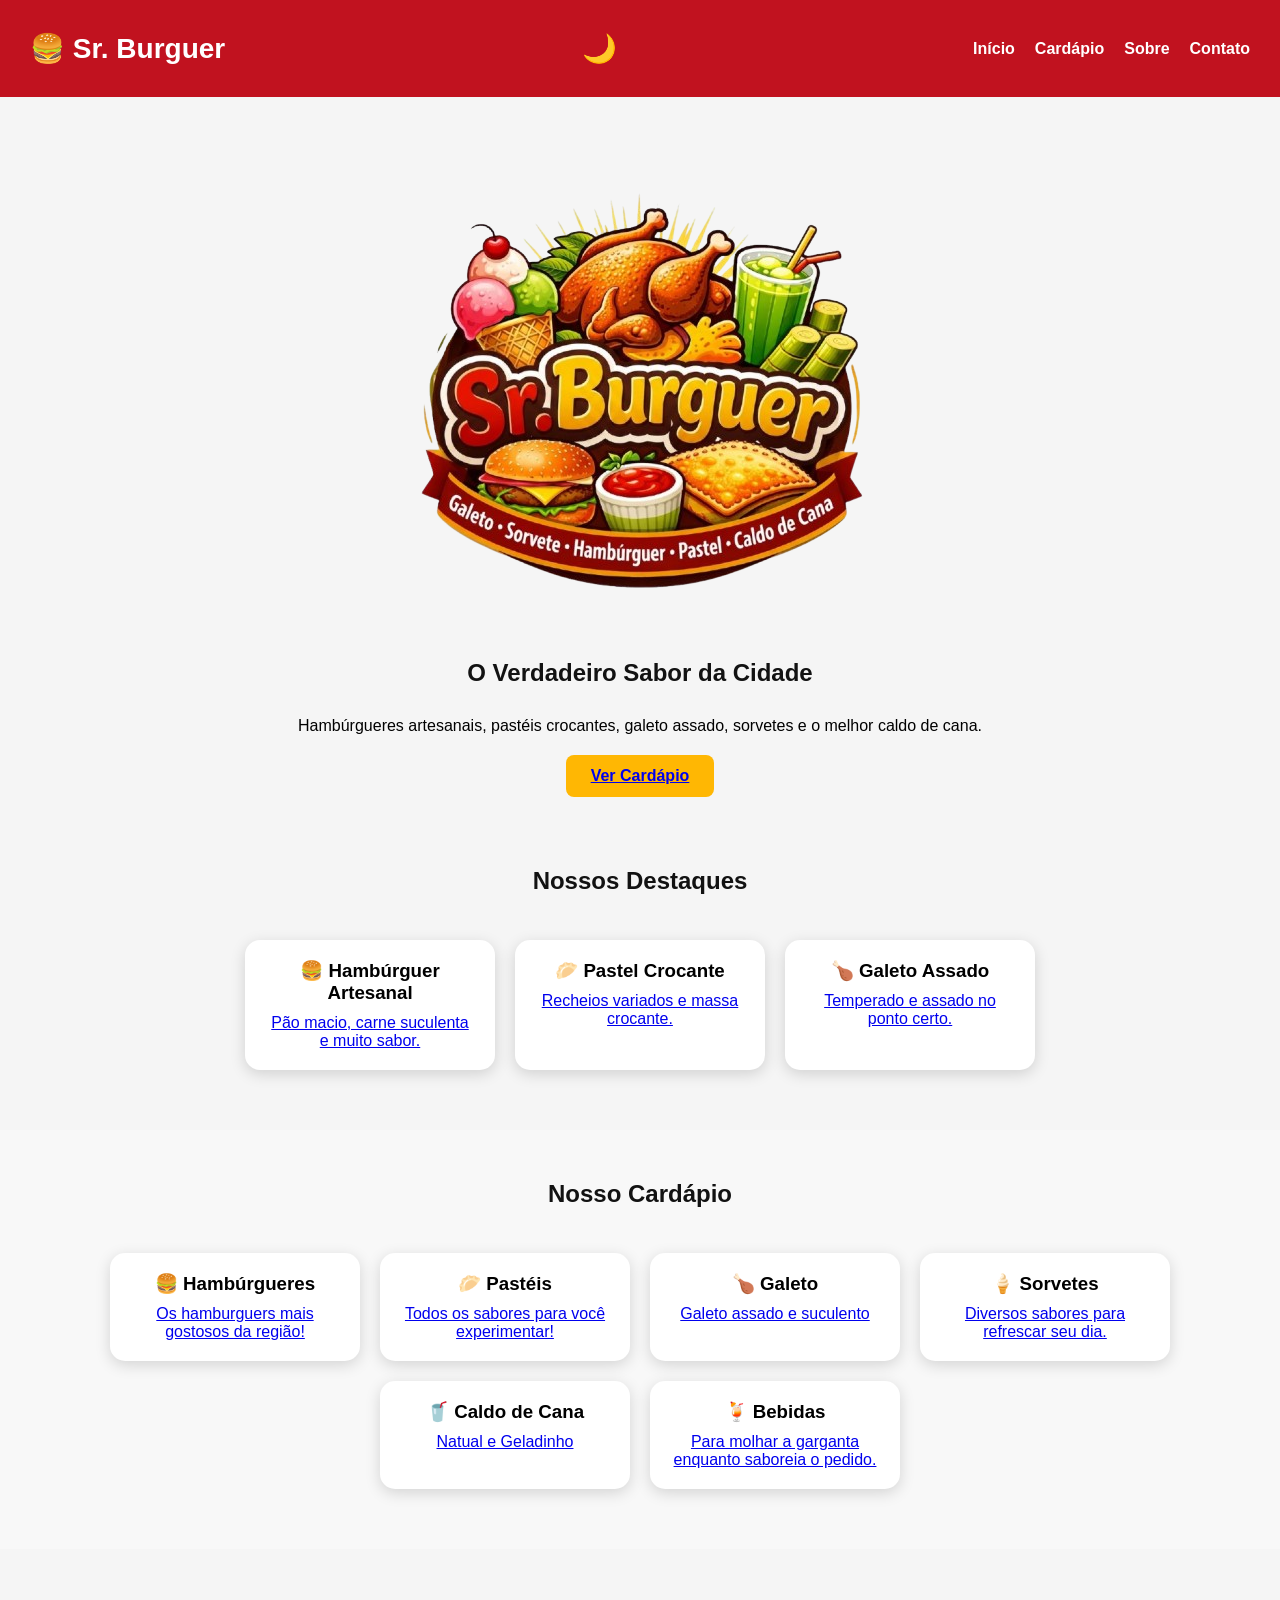
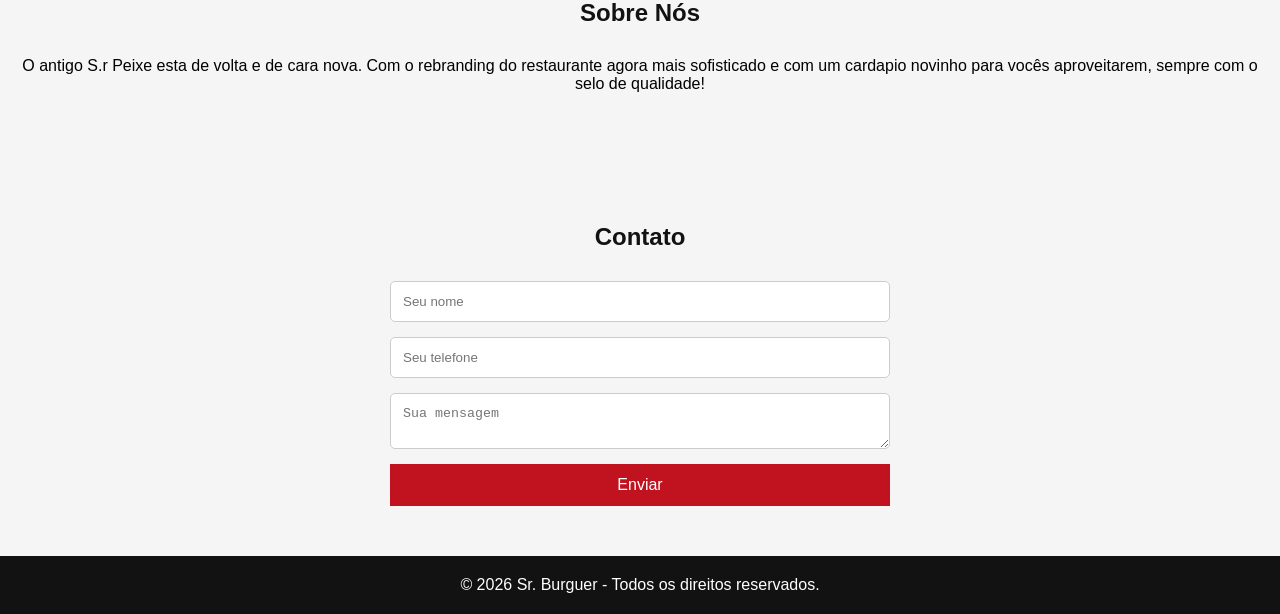
<file: index.html>
<!DOCTYPE html>
<html lang="pt-BR">

<head>
    <meta charset="UTF-8">
    <meta name="viewport" content="width=device-width, initial-scale=1.0">
    <title>Sr. Burguer</title>

    <link rel="stylesheet" href="css/style.css">
    <link rel="manifest" href="manifest.json">
<meta name="theme-color" content="#22c55e">
<meta name="apple-mobile-web-app-capable" content="yes">
<meta name="apple-mobile-web-app-title" content="Sr. Burguer">
<link rel="apple-touch-icon" href="Imagens/icon-192.png">
</head>

<body>
    <header>
    <h1 class="logo">🍔 Sr. Burguer</h1>

    <button id="tema-btn" type="button">🌙</button>

    <button id="menu-btn" type="button">☰</button>

    <nav id="menu">
        <a href="#inicio">Início</a>
        <a href="#cardapio">Cardápio</a>
        <a href="#sobre">Sobre</a>
        <a href="#contato">Contato</a>
    </nav>
</header>

    <section id="inicio" class="banner">
        <img src="Imagens/Srburguer-logo.png" alt="Sr.burguer">
        <h2>O Verdadeiro Sabor da Cidade</h2>

        <p>
            Hambúrgueres artesanais, pastéis crocantes,
            galeto assado, sorvetes e o melhor caldo de cana.
        </p>

        <button><a href="#cardapio">Ver Cardápio</a></button>
    </section>
    <section class="destaques">

    <h2>Nossos Destaques</h2>

    <div class="container-produtos">

        <div class="produto">
            <h3>🍔 Hambúrguer Artesanal</h3>
            <a href="burguer.html">Pão macio, carne suculenta e muito sabor.</a>
        </div>

        <div class="produto">
            <h3>🥟 Pastel Crocante</h3>
            <a href="pastel.html">Recheios variados e massa crocante.</a>
        </div>

        <div class="produto">
            <h3>🍗 Galeto Assado</h3>
            <a href="galeto.html">Temperado e assado no ponto certo.</a>
        </div>


    </div>

</section>
    <section id="cardapio">
        <h2>Nosso Cardápio</h2>

        <div class="container-produtos">

            <div class="produto">
                <h3>🍔 Hambúrgueres</h3>
                <a href="burguer.html">Os hamburguers mais gostosos da região!</a>
            </div>
            

            <div class="produto">
                <h3>🥟 Pastéis</h3>
                <a href="pastel.html">Todos os sabores para você experimentar!</a>
            </div>

            <div class="produto">
                <h3>🍗 Galeto</h3>
                <a href="galeto.html">Galeto assado e suculento</a>
            </div>

            <div class="produto">
                <h3>🍦 Sorvetes</h3>
               <a href="sorvete.html">Diversos sabores para refrescar seu dia.</a>
            </div>

            <div class="produto">
                <h3>🥤 Caldo de Cana</h3>
                <a href="caldo.html">Natual e Geladinho</a>
            
            </div>

            <div class="produto">
            <h3>🍹 Bebidas</h3>
            <a href="bebidas.html">Para molhar a garganta enquanto saboreia o pedido.</a>
        </div>
        
        </div>
    </section>

    <section id="sobre">
        <h2>Sobre Nós</h2>

        <p>
           O antigo S.r Peixe esta de volta e de cara nova. Com o rebranding do restaurante agora mais sofisticado e com um cardapio novinho para vocês aproveitarem, sempre com o selo de qualidade!
        </p>
    </section>

    <section id="contato">
        <h2>Contato</h2>

        <form>
            <input type="text" placeholder="Seu nome">

            <input type="tel" placeholder="Seu telefone">

            <textarea placeholder="Sua mensagem"></textarea>

            <button type="submit">Enviar</button>
        </form>
    </section>

    <footer>
        <p>© 2026 Sr. Burguer - Todos os direitos reservados.</p>
    </footer>
    <script>
    const menuBtn = document.getElementById("menu-btn");
    const menu = document.getElementById("menu");

    menuBtn.addEventListener("click", function () {
        menu.classList.toggle("ativo");
    });
</script>
<script src="JavaS/script.js">
</script>
</body>


</html>
</file>
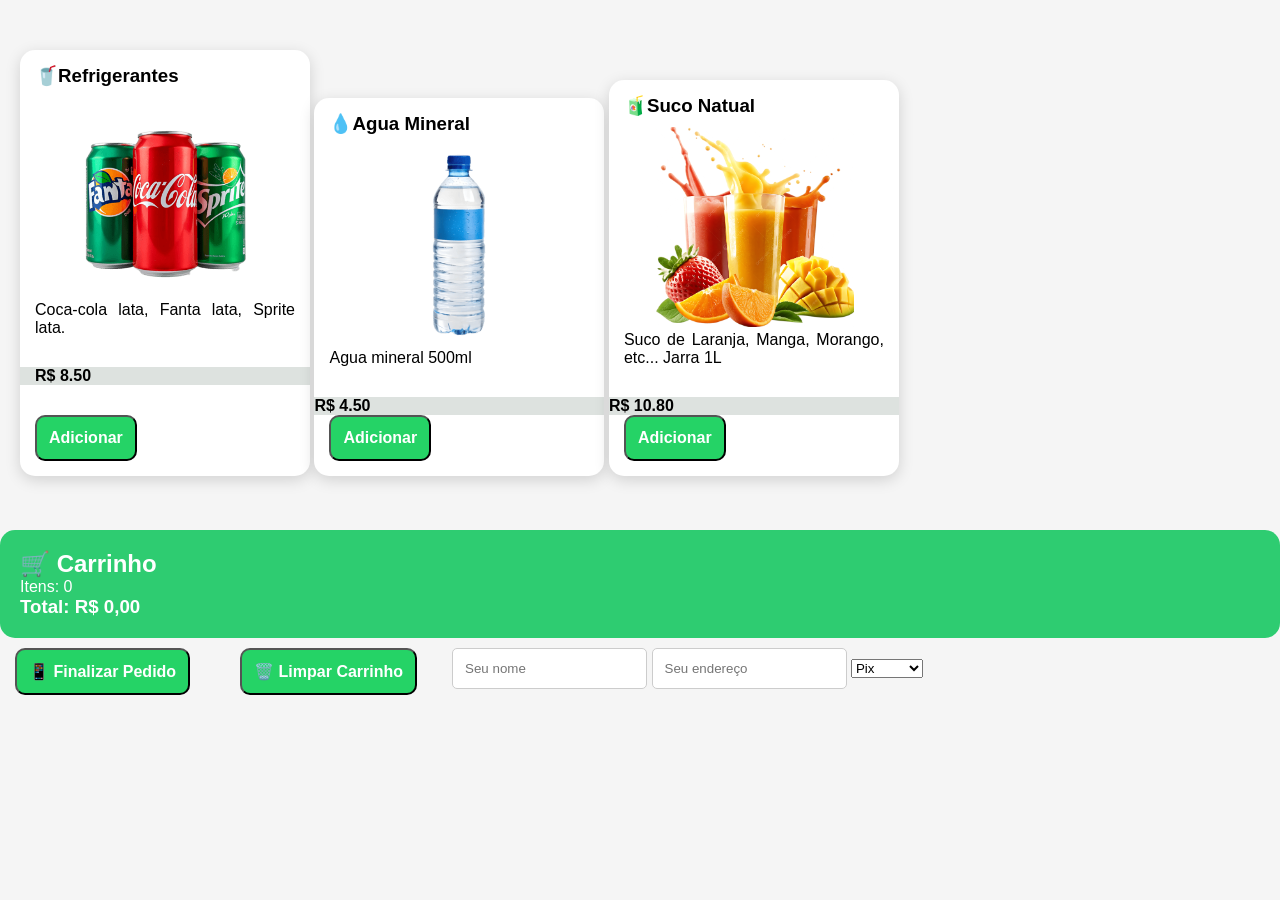
<file: bebidas.html>
<!DOCTYPE html>
<html lang="en">
<head>
    <meta charset="UTF-8">
    <meta name="viewport" content="width=device-width, initial-scale=1.0">
    <title>Bebidas</title>
    <link rel="stylesheet" href="css/style.css">
</head>
<body>
   <!-- PRODUTOS DO CARDAPIO -->
    <section class="container-produto">
    <div class="produto-card">


    <h3>🥤Refrigerantes</h3>
        <img src="Imagens/REFRI.png" alt="Sr-Bacon">
    <p>
        Coca-cola lata, Fanta lata, Sprite lata.    
    </p>

    <span class="preco">
        <p>R$ 8.50</p>
    </span>
        <button class="boot" onclick="adicionarProduto('Refrigerante', 8.50)">
    Adicionar
</button>
</div>
</div>
    <div class="produto-card">
    <h3>💧Agua Mineral</h3>
    <img src="Imagens/agua.png" alt="Sr-Bacon">
    <p>
        Agua mineral 500ml
    </p>
    <span class="preco">R$ 4.50</span>
      <button class="boot" onclick="adicionarProduto('Agua', 4.50)">
    Adicionar
</button>
</div>
    <div class="produto-card">
    <h3> 🧃Suco Natual</h3>
    <img src="Imagens/sucos.png" alt="Sr-Bacon">
    <p>
       Suco de Laranja, Manga, Morango, etc...
       Jarra 1L 
    </p>
    <span class="preco">R$ 10.80</span>
      <button class="boot" onclick="adicionarProduto('Suco', 10.80)">
    Adicionar
</button>
        </div>
</div>
</section>

<!--CARRINHO DE COMPRAS-->
    <aside id="carrinho">
    
    <h2>🛒 Carrinho</h2>

    <p id="contador">Itens: 0</p>

    <ul id="lista-carrinho"></ul>

    <h3 id="total">Total: R$ 0,00</h3>
    </aside>
  

<!-- FUNCAO DE FINALIZAR/LIMPAR  -->
    <aside class="finalizarPedido">
        <button class="boot" onclick="finalizarPedido()">
    📱 Finalizar Pedido
</button>
    <button class="boot" onclick="limparCarrinho()">
    🗑️ Limpar Carrinho
</button>
    
<div class="dados-cliente">
    <input class="entrega" type="text" id="nomeCliente" placeholder="Seu nome">

    <input class="entrega" type="text" id="endereco" placeholder="Seu endereço">

    <select id="pagamento">
        <option>Pix</option>
        <option>Dinheiro</option>
        <option>Cartão</option>
    </select>
</div>

    </aside>
        
    

</body>
<script src="JavaS/script.js">
</script>
</html>
</file>
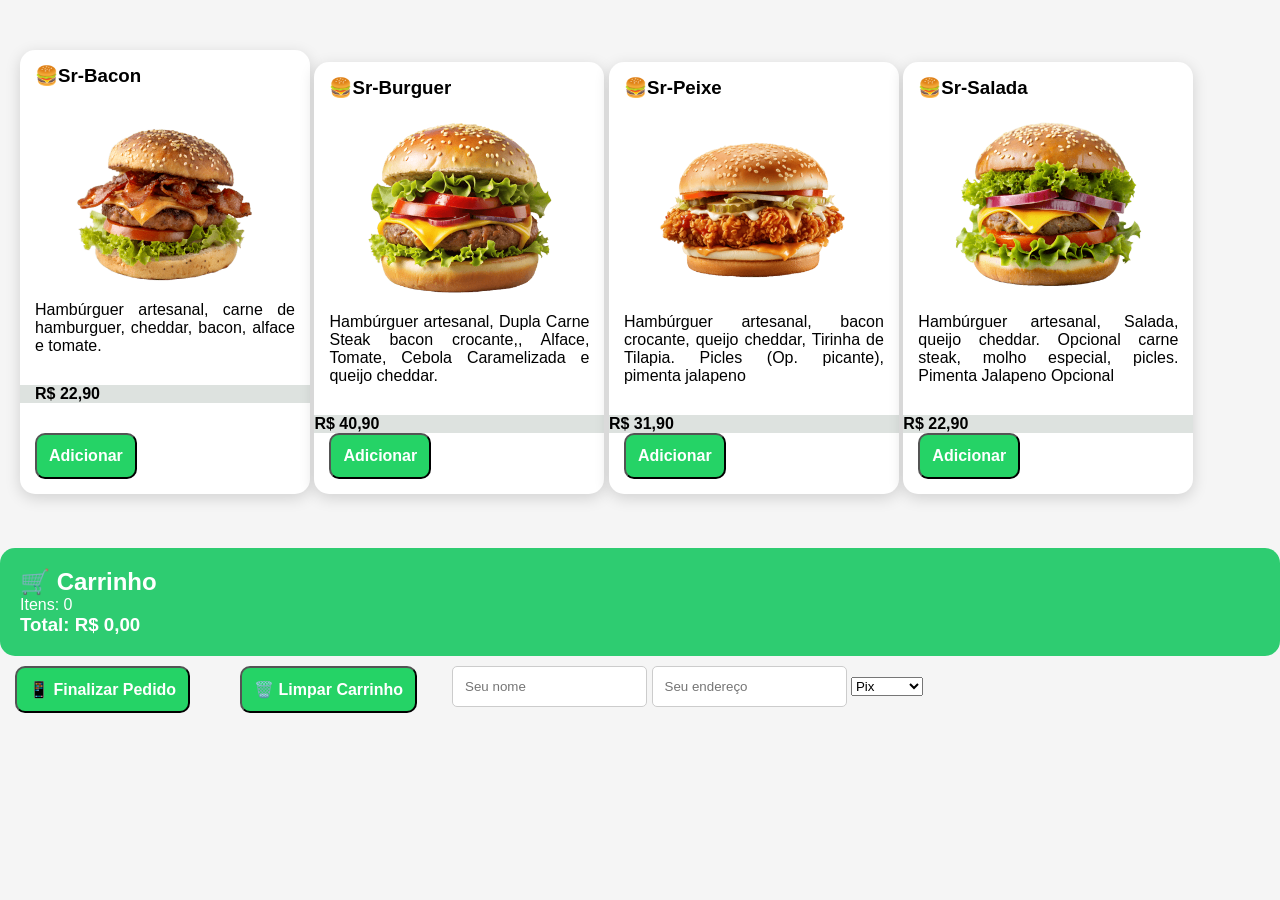
<file: burguer.html>
<!DOCTYPE html>
<html lang="en">
<head>
    <meta charset="UTF-8">
    <meta name="viewport" content="width=device-width, initial-scale=1.0">
    <title>Burguer</title>
    <link rel="stylesheet" href="css/style.css">
</head>
<body>
   <!-- PRODUTOS DO CARDAPIO -->
    <section class="container-produto">
    <div class="produto-card">


    <h3>🍔Sr-Bacon</h3>
        <img src="Imagens/sr-bacon.png" alt="Sr-Bacon">
    <p>
        Hambúrguer artesanal, carne 
        de hamburguer,
        cheddar, bacon, alface e 
        tomate.

        
    </p>

    <span class="preco">
        <p>R$ 22,90</p>
    </span>
        <button class="boot" onclick="adicionarProduto('Sr-Bacon', 22.90)">
    Adicionar
</button>
</div>
</div>
    <div class="produto-card">
    <h3>🍔Sr-Burguer</h3>
    <img src="Imagens/sr-burguer.png" alt="Sr-Bacon">
    <p>
        Hambúrguer artesanal, Dupla
        Carne Steak
        bacon crocante,, 
        Alface, Tomate, Cebola Caramelizada e queijo cheddar.
    </p>
    <span class="preco">R$ 40,90</span>
      <button class="boot" onclick="adicionarProduto('Sr-Burguer', 40.90)">
    Adicionar
</button>
</div>
    <div class="produto-card">
    <h3>🍔Sr-Peixe</h3>
    <img src="Imagens/sr-peixe.png" alt="Sr-Bacon">
    <p>
        Hambúrguer artesanal,
        bacon crocante,
        queijo cheddar, 
        Tirinha de Tilapia.
        Picles (Op. picante), pimenta
        jalapeno
    </p>
    <span class="preco">R$ 31,90</span>
      <button class="boot" onclick="adicionarProduto('Sr-Peixe', 27.90)">
    Adicionar
</button>
        </div>
</div>

<div class="produto-card">
    <h3>🍔Sr-Salada</h3>
    <img src="Imagens/sr-salada.png" alt="Sr-Bacon">
    <p>
        Hambúrguer artesanal,
        Salada,
        queijo cheddar.
        Opcional carne steak, molho especial,
        picles. Pimenta Jalapeno Opcional

    </p>
    <span class="preco">R$ 22,90</span>
        <button class="boot" onclick="adicionarProduto('Sr-Salada', 27.90)">
    Adicionar
</button>
</section>
<!--CARRINHO DE COMPRAS-->
    <aside id="carrinho">
    
    <h2>🛒 Carrinho</h2>

    <p id="contador">Itens: 0</p>

    <ul id="lista-carrinho"></ul>

    <h3 id="total">Total: R$ 0,00</h3>
    </aside>
  

<!-- FUNCAO DE FINALIZAR/LIMPAR  -->
    <aside class="finalizarPedido">
        <button class="boot" onclick="finalizarPedido()">
    📱 Finalizar Pedido
</button>
    <button class="boot" onclick="limparCarrinho()">
    🗑️ Limpar Carrinho
</button>
    
<div class="dados-cliente">
    <input class="entrega" type="text" id="nomeCliente" placeholder="Seu nome">

    <input class="entrega" type="text" id="endereco" placeholder="Seu endereço">

    <select id="pagamento">
        <option>Pix</option>
        <option>Dinheiro</option>
        <option>Cartão</option>
    </select>
</div>
    </aside>
        
    

</body>
<script src="JavaS/script.js">
</script>
</html>
</file>
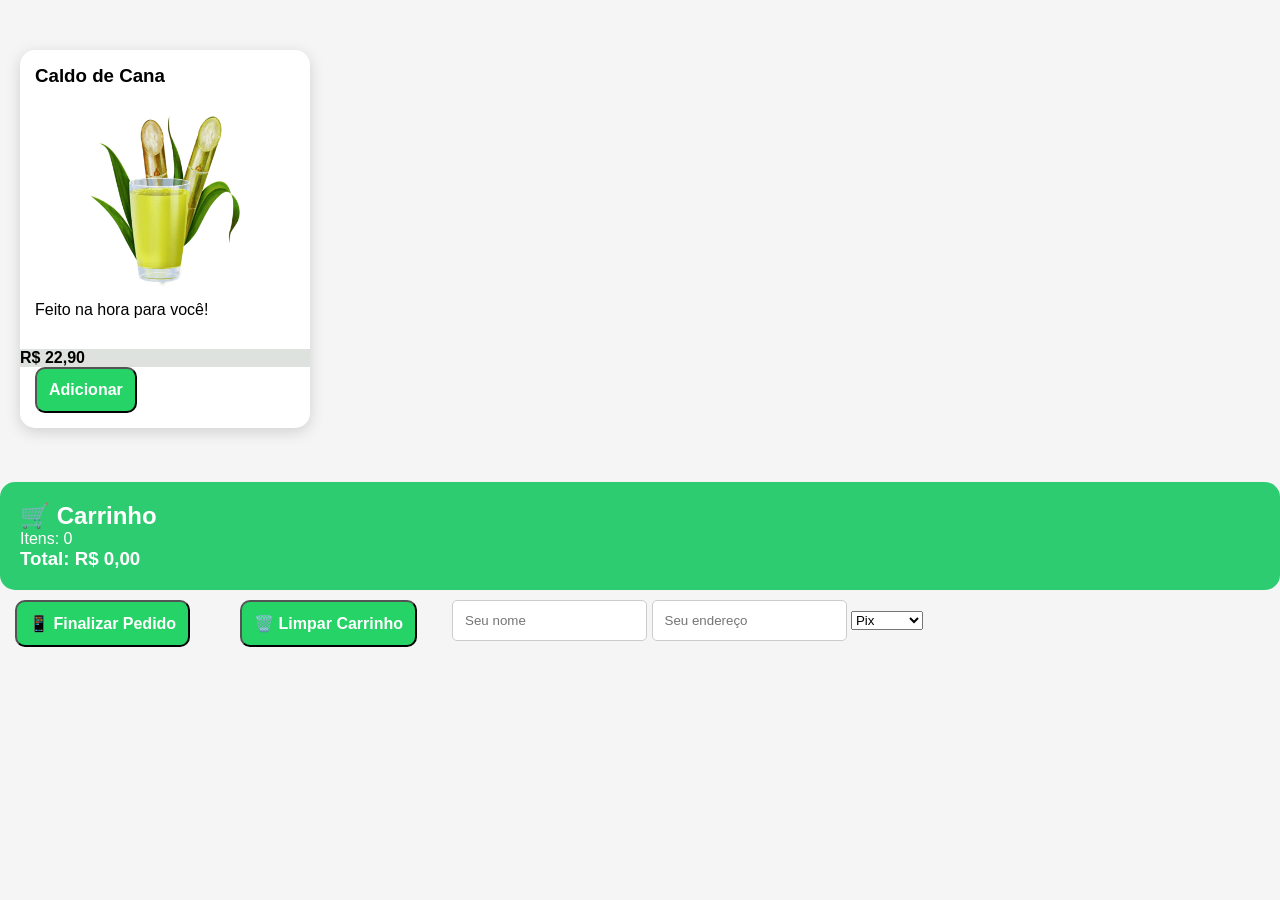
<file: caldo.html>
<!DOCTYPE html>
<html lang="en">
<head>
    <meta charset="UTF-8">
    <meta name="viewport" content="width=<device-width>, initial-scale=1.0">
    <title>Caldo_de_Cana</title>
    <link rel="stylesheet" href="css/style.css"> 
</head>
<section class="container-produto">
<body>
    <div class="produto-card">
        <h3>Caldo de Cana</h3>
        <img src="Imagens/caldo-de-cana.png">
        <p>Feito na hora para você!</p>
        <span class="preco">R$ 22,90</span>
        <button class="boot" onclick="adicionarProduto('Caldo de Cana', 22.90)">
    Adicionar
</button>
</section>
<!--CARRINHO DE COMPRAS-->
    <aside id="carrinho">
    
    <h2>🛒 Carrinho</h2>

    <p id="contador">Itens: 0</p>

    <ul id="lista-carrinho"></ul>

    <h3 id="total">Total: R$ 0,00</h3>
    </aside>
<!-- FUNCAO DE FINALIZAR/LIMPAR  -->
    <aside class="finalizarPedido">
        <button class="boot" onclick="finalizarPedido()">
    📱 Finalizar Pedido
</button>
    <button class="boot" onclick="limparCarrinho()">
    🗑️ Limpar Carrinho
</button>
    
<div class="dados-cliente">
    <input class="entrega" type="text" id="nomeCliente" placeholder="Seu nome">

    <input class="entrega" type="text" id="endereco" placeholder="Seu endereço">

    <select id="pagamento">
        <option>Pix</option>
        <option>Dinheiro</option>
        <option>Cartão</option>
    </select>
</div>
    </aside>
        
    

</body>
<script src="JavaS/script.js">
</script>
</html>
</file>
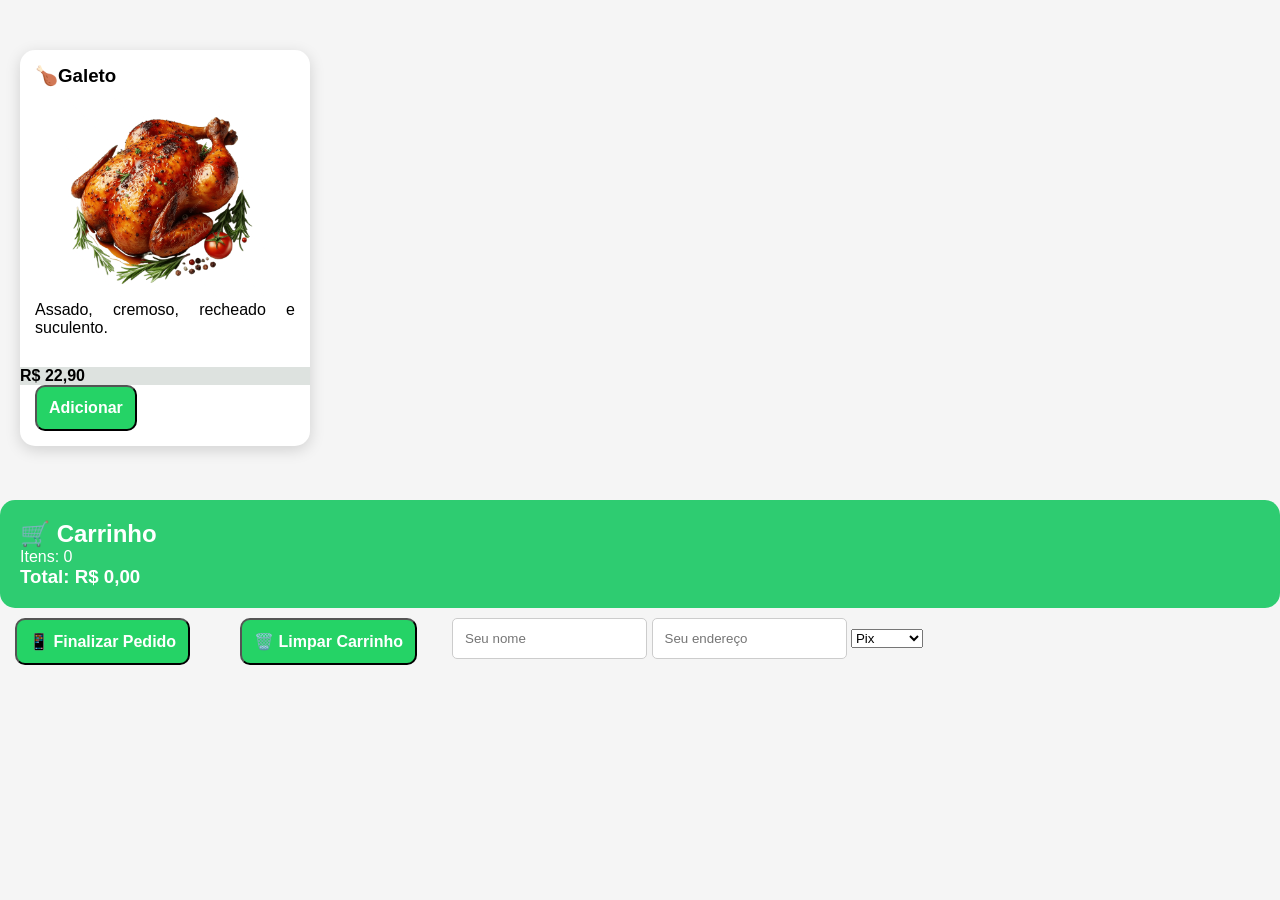
<file: galeto.html>
<!DOCTYPE html>
<html lang="en">
<head>
    <meta charset="UTF-8">
    <meta name="viewport" content="width=device-width, initial-scale=1.0">
    <title>Galeto</title>
    <link rel="stylesheet" href="css/style.css">
</head>
<body>
    <section class="container-produto">
    <div class="produto-card">


    <h3>🍗Galeto</h3>
        <img src="Imagens/galeto.png" alt="Sr-Bacon">
    <p>
        Assado, cremoso, recheado e suculento.
        
    </p>

    <span class="preco">R$ 22,90</span>

    <button class="boot" onclick="adicionarProduto('Galeto', 22.90)">
    Adicionar
</button>

</div>
</section>
<!--CARRINHO DE COMPRAS-->
    <aside id="carrinho">
    
    <h2>🛒 Carrinho</h2>

    <p id="contador">Itens: 0</p>

    <ul id="lista-carrinho"></ul>

    <h3 id="total">Total: R$ 0,00</h3>
    </aside>

<!-- FUNCAO DE FINALIZAR/LIMPAR  -->
    <aside class="finalizarPedido">
        <button class="boot" onclick="finalizarPedido()">
    📱 Finalizar Pedido
</button>
    <button class="boot" onclick="limparCarrinho()">
    🗑️ Limpar Carrinho
</button>
    
<div class="dados-cliente">
    <input class="entrega" type="text" id="nomeCliente" placeholder="Seu nome">

    <input class="entrega" type="text" id="endereco" placeholder="Seu endereço">

    <select id="pagamento">
        <option>Pix</option>
        <option>Dinheiro</option>
        <option>Cartão</option>
    </select>
</div>
    </aside>
        
    

</body>
<script src="JavaS/script.js">
</script>
</html>
</file>
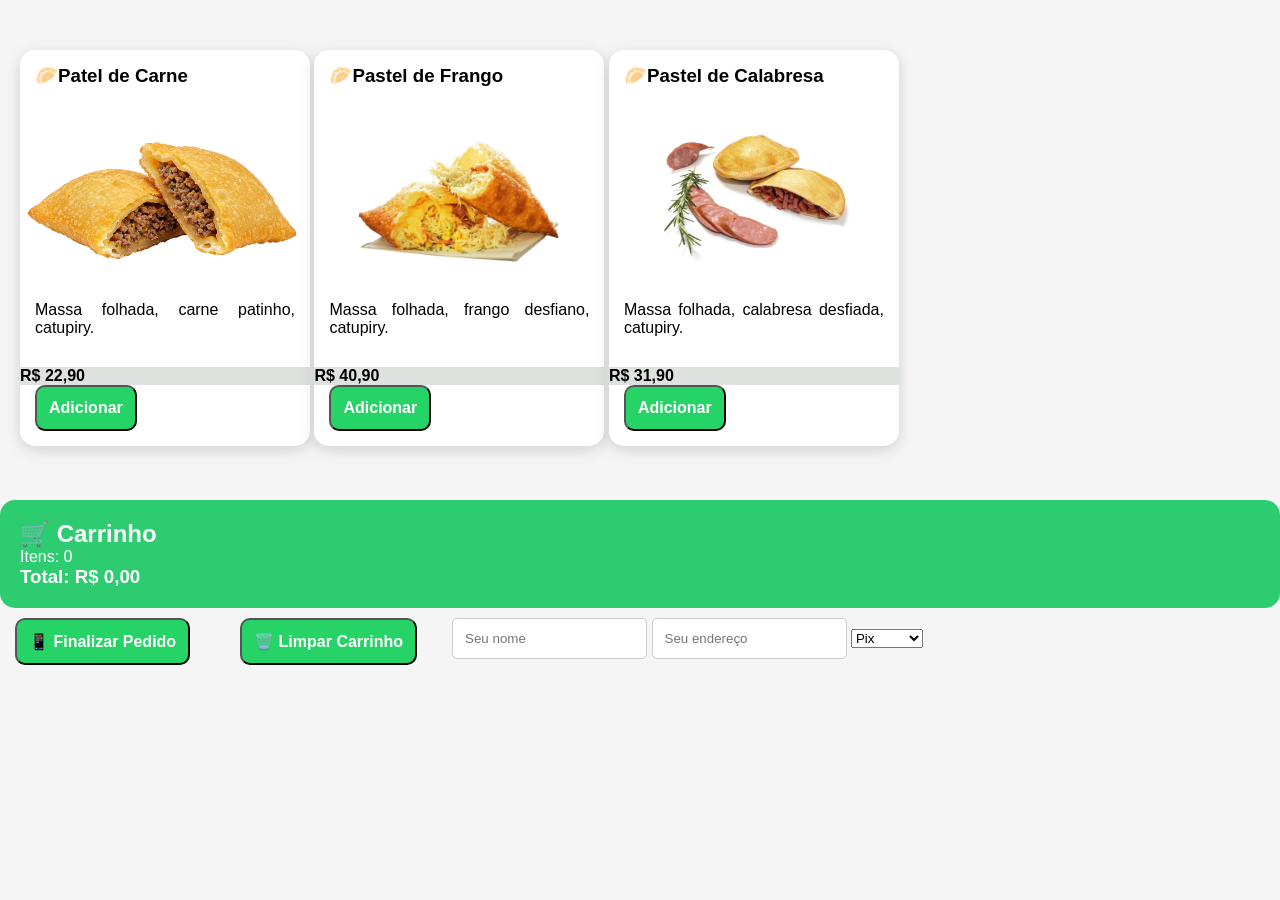
<file: pastel.html>
<!DOCTYPE html>
<html lang="en">
<head>
    <meta charset="UTF-8">
    <meta name="viewport" content="width=device-width, initial-scale=1.0">
    <title>Pastel</title>
    <link rel="stylesheet" href="css/style.css">
</head>
<body>
    <section class="container-produto">
    <div class="produto-card">


    <h3>🥟Patel de Carne</h3>
        <img src="Imagens/pastel-carne.png" alt="Sr-Bacon">
    <p>
        Massa folhada, carne patinho, catupiry.
        
    </p>

    <span class="preco">R$ 22,90</span>

   <button class="boot" onclick="adicionarProduto('Pastel de Carne', 22.90)">
    Adicionar
</button>

</div>
</div>
    <div class="produto-card">
    <h3>🥟Pastel de Frango</h3>
    <img src="Imagens/pastel-frango.jpg" alt="Sr-Bacon">
    <p>
        Massa folhada, frango desfiano, catupiry.
    </p>
    <span class="preco">R$ 40,90</span>
     <button class="boot" onclick="adicionarProduto('Pastel de Frango', 22.90)">
    Adicionar
</button>
</div>
    <div class="produto-card">
    <h3>🥟Pastel de Calabresa</h3>
    <img src="Imagens/PASTEL-CALABRESA.png" alt="Sr-Bacon">
    <p>
        Massa folhada, calabresa desfiada, catupiry.
    </p>
    <span class="preco">R$ 31,90</span>
      <button class="boot" onclick="adicionarProduto('Pastel de Calabresa', 22.90)">
    Adicionar
</button>
</div>
</section>
<!--CARRINHO DE COMPRAS-->
    <aside id="carrinho">
    
    <h2>🛒 Carrinho</h2>

    <p id="contador">Itens: 0</p>

    <ul id="lista-carrinho"></ul>

    <h3 id="total">Total: R$ 0,00</h3>
    </aside>


<!-- FUNCAO DE FINALIZAR/LIMPAR  -->
    <aside class="finalizarPedido">
        <button class="boot" onclick="finalizarPedido()">
    📱 Finalizar Pedido
</button>
    <button class="boot" onclick="limparCarrinho()">
    🗑️ Limpar Carrinho
</button>
    
<div class="dados-cliente">
    <input class="entrega" type="text" id="nomeCliente" placeholder="Seu nome">

    <input class="entrega" type="text" id="endereco" placeholder="Seu endereço">

    <select id="pagamento">
        <option>Pix</option>
        <option>Dinheiro</option>
        <option>Cartão</option>
    </select>
</div>
    </aside>
        
    

</body>
<script src="JavaS/script.js">
</script>
</html>
</file>
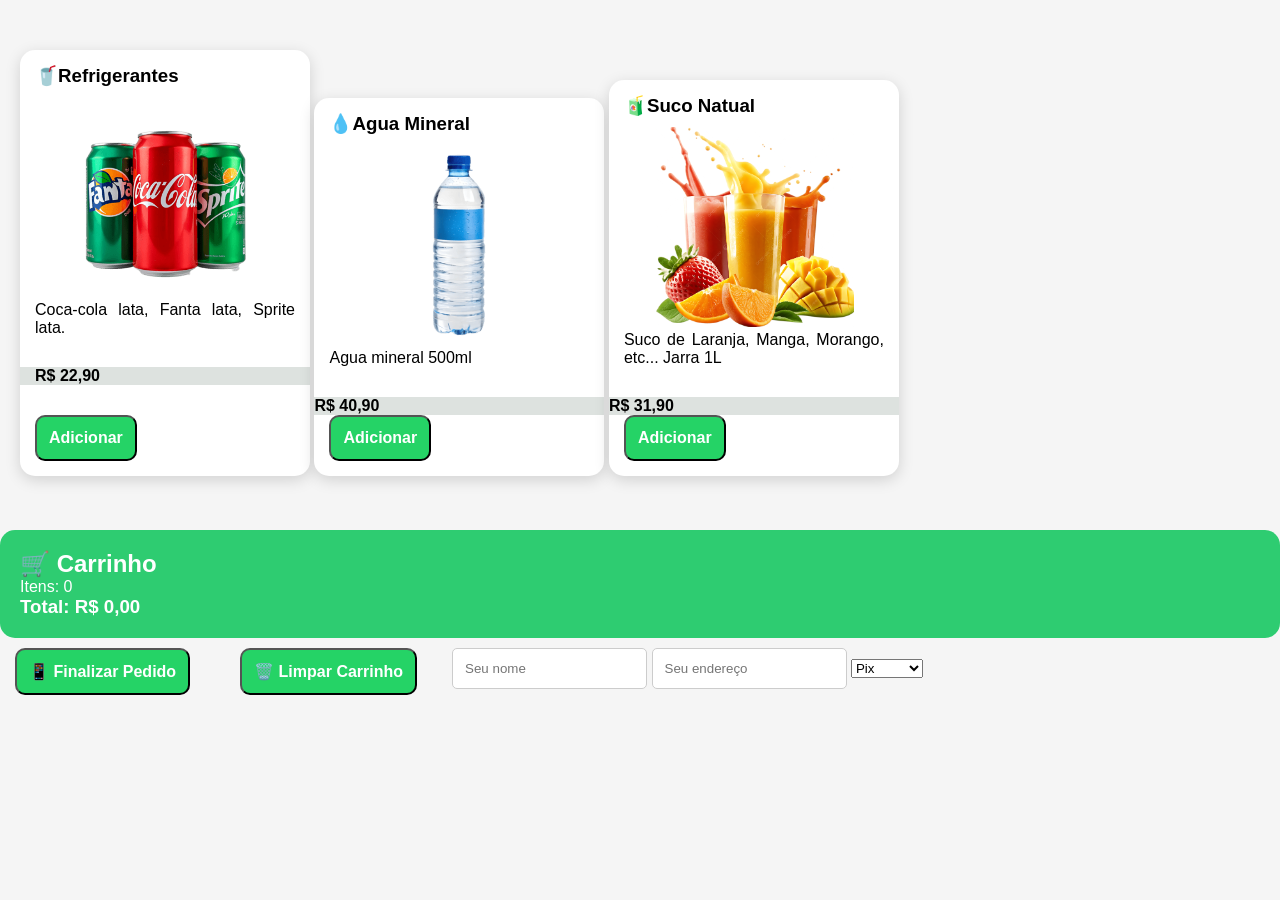
<file: Refrigerantes.html>
<!DOCTYPE html>
<html lang="en">
<head>
    <meta charset="UTF-8">
    <meta name="viewport" content="width=device-width, initial-scale=1.0">
    <title>Bebidas</title>
    <link rel="stylesheet" href="css/style.css">
</head>
<body>
   <!-- PRODUTOS DO CARDAPIO -->
    <section class="container-produto">
    <div class="produto-card">


    <h3>🥤Refrigerantes</h3>
        <img src="Imagens/REFRI.png" alt="Sr-Bacon">
    <p>
        Coca-cola lata, Fanta lata, Sprite lata.    
    </p>

    <span class="preco">
        <p>R$ 22,90</p>
    </span>
        <button class="boot" onclick="adicionarProduto('Refrigerante', 8.50)">
    Adicionar
</button>
</div>
</div>
    <div class="produto-card">
    <h3>💧Agua Mineral</h3>
    <img src="Imagens/agua.png" alt="Sr-Bacon">
    <p>
        Agua mineral 500ml
    </p>
    <span class="preco">R$ 40,90</span>
      <button class="boot" onclick="adicionarProduto('Agua', 4.50)">
    Adicionar
</button>
</div>
    <div class="produto-card">
    <h3> 🧃Suco Natual</h3>
    <img src="Imagens/sucos.png" alt="Sr-Bacon">
    <p>
       Suco de Laranja, Manga, Morango, etc...
       Jarra 1L 
    </p>
    <span class="preco">R$ 31,90</span>
      <button class="boot" onclick="adicionarProduto('Suco', 10.80)">
    Adicionar
</button>
        </div>
</div>
</section>

<!--CARRINHO DE COMPRAS-->
    <aside id="carrinho">
    
    <h2>🛒 Carrinho</h2>

    <p id="contador">Itens: 0</p>

    <ul id="lista-carrinho"></ul>

    <h3 id="total">Total: R$ 0,00</h3>
    </aside>
  

<!-- FUNCAO DE FINALIZAR/LIMPAR  -->
    <aside class="finalizarPedido">
        <button class="boot" onclick="finalizarPedido()">
    📱 Finalizar Pedido
</button>
    <button class="boot" onclick="limparCarrinho()">
    🗑️ Limpar Carrinho
</button>
<div class="dados-cliente">
    <input class="entrega" type="text" id="nomeCliente" placeholder="Seu nome">

    <input class="entrega" type="text" id="endereco" placeholder="Seu endereço">

    <select id="pagamento">
        <option>Pix</option>
        <option>Dinheiro</option>
        <option>Cartão</option>
    </select>
</div>
    </aside>
        
    

</body>
<script src="JavaS/script.js">
</script>
</html>
</file>
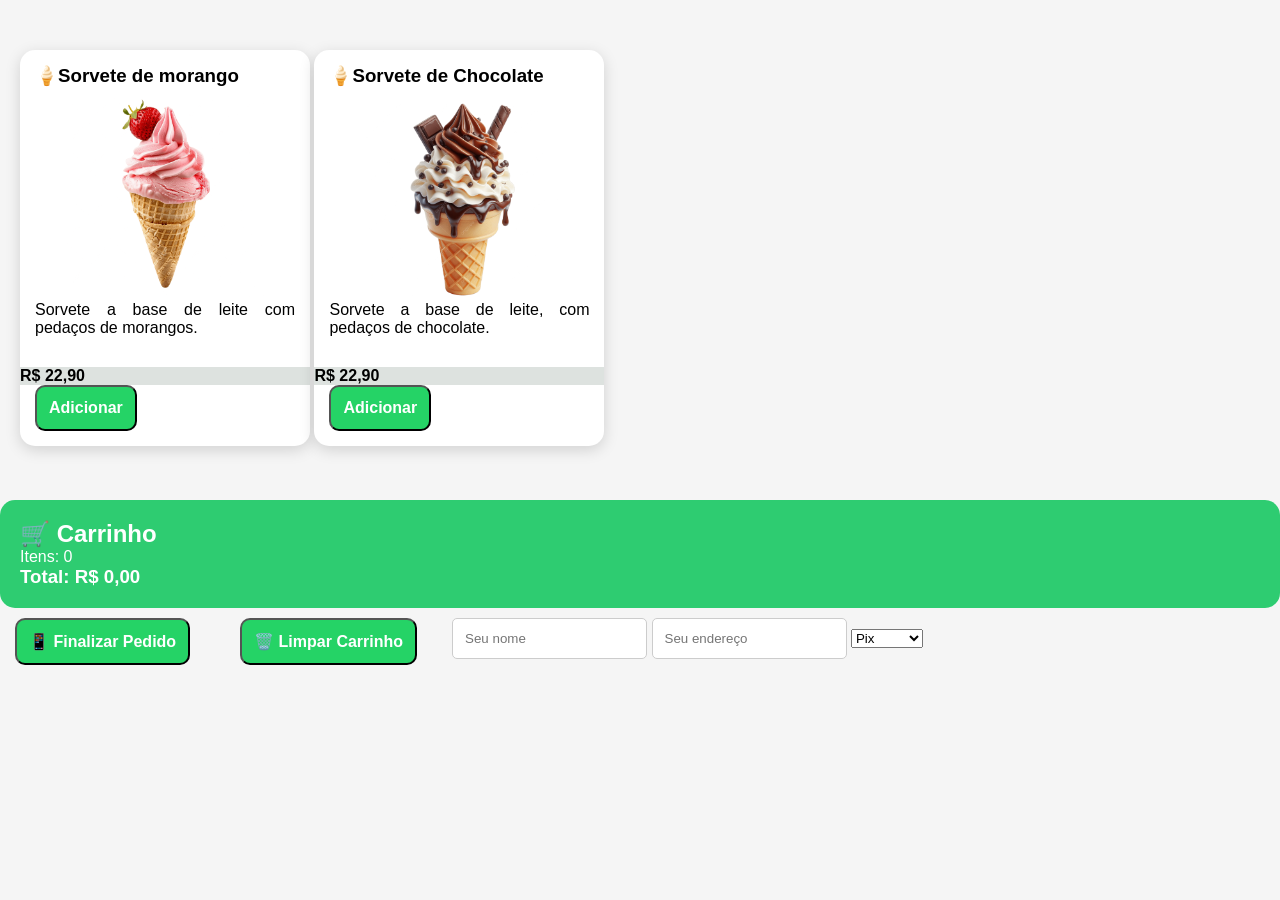
<file: sorvete.html>
<!DOCTYPE html>
<html lang="en">
<head>
    <meta charset="UTF-8">
    <meta name="viewport" content="width=device-width, initial-scale=1.0">
    <title>Sorvete</title>
    <link rel="stylesheet" href="css/style.css">
</head>
<body>
    <section class="container-produto">
    <div class="produto-card">


    <h3>🍦Sorvete de morango</h3>
        <img src="Imagens/sorv-morango.png" alt="Sr-Bacon">
    <p>
        Sorvete a base de leite com pedaços de morangos.
        
    </p>

    <span class="preco">R$ 22,90</span>

    <button class="boot" onclick="adicionarProduto('Sorvete de Morango', 22.90)">
    Adicionar
</button>
    </div>
    <div class="produto-card">


    <h3>🍦Sorvete de Chocolate</h3>
        <img src="Imagens/sorv-chocolate.png" alt="Sr-Bacon">
    <p>
        Sorvete a base de leite, com pedaços de chocolate.
        
    </p>

    <span class="preco">R$ 22,90</span>

    <button class="boot" onclick="adicionarProduto('Sorvete de Chocolate', 22.90)">
    Adicionar
</button>
</div>
</section>
<!--CARRINHO DE COMPRAS-->
    <aside id="carrinho">
    
    <h2>🛒 Carrinho</h2>

    <p id="contador">Itens: 0</p>

    <ul id="lista-carrinho"></ul>

    <h3 id="total">Total: R$ 0,00</h3>
    </aside>

<!-- FUNCAO DE FINALIZAR/LIMPAR  -->
    <aside class="finalizarPedido">
        <button class="boot" onclick="finalizarPedido()">
    📱 Finalizar Pedido
</button>
    <button class="boot" onclick="limparCarrinho()">
    🗑️ Limpar Carrinho
</button>
    
<div class="dados-cliente">
    <input class="entrega" type="text" id="nomeCliente" placeholder="Seu nome">

    <input class="entrega" type="text" id="endereco" placeholder="Seu endereço">

    <select id="pagamento">
        <option>Pix</option>
        <option>Dinheiro</option>
        <option>Cartão</option>
    </select>
</div>
    </aside>
        
    

</body>
<script src="JavaS/script.js">
</script>
</html>
</file>
<file: css/style.css>
*{
    margin: 0;
    padding: 0;
    box-sizing: border-box;
}

body {
    font-family: Arial, sans-serif;
    background-color: #f5f5f5;
}

/* =========================
   HEADER
========================= */

header {
    background-color: #C1121F;
    color: white;
    padding: 20px 30px;

    display: flex;
    justify-content: space-between;
    align-items: center;

    position: sticky;
    top: 0;
    z-index: 1000;
}

.logo {
    font-size: 28px;
    font-weight: bold;
}

#menu {
    display: flex;
    gap: 20px;
    align-items: center;
}

#menu a {
    color: white;
    text-decoration: none;
    font-weight: bold;
}

#menu a:hover {
    color: #FFB703;
}

#menu-btn {
    display: none;
    background: none;
    border: none;
    color: white;
    font-size: 32px;
    cursor: pointer;
}

@media (max-width: 768px) {
    header {
        flex-wrap: wrap;
        padding: 15px 20px;
    }

    #menu-btn {
        display: block;
        width: auto;
    }

    #menu {
        display: none;
        flex-direction: column;
        width: 100%;
        margin-top: 15px;
        gap: 10px;
    }

    #menu.ativo {
        display: flex;
    }

    #menu a {
        text-align: center;
        padding: 12px;
        width: 100%;
    }
}


/* LOGO / BANNER */

.banner {
    display: flex;
    flex-direction: column;
    justify-content: flex-end; /* empurra o texto para baixo */
    align-items: center;
    text-align: center;
    background-size: cover;
    background-position: center;
    height: 80vh;
    padding: 20px; /* espaço interno */
    color: white;
    position: relative;
    z-index: 0;
}

.banner h2,
.banner p,
.banner button {
    z-index: 1; /* garante que o texto fique acima da imagem */
}

.banner p {
    margin-bottom: 20px;
}

.banner button {
    background-color: #FFB703;
    border: none;
    padding: 12px 25px;
    border-radius: 8px;
    cursor: pointer;
    font-weight: bold;
}

/* SEÇÕES */

section {
    padding: 50px 20px;
}

section h2 {
    color: #121212;
    text-align: center;
    margin-bottom: 30px;
}

section p{
    color: #000000;
    text-align: center;
    text-decoration: none;
    margin-bottom: 30px;
}

/* PRODUTOS */
.container-produtos {
    display: flex;
    flex-wrap: wrap;
    gap: 20px;
    width: 100%;
    height: 100%;
    padding: 15px 15px 10px;
    border-radius: 15px;
    justify-content:center;
}
.produto {
    background-color: white;
    width: 250px;
    padding: 20px;
    border-radius: 15px;

    text-align: center;

    box-shadow: 0 4px 15px rgba(0,0,0,0.15);

    transition: 0.3s;
}
.produto:hover {
    transform: translateY(-10px);
}
.produto h3 {
    margin-bottom: 10px;
}
.produto-card {
    display: inline-block;
    width: 290px;
    background: white;
    border-radius: 15px;
    overflow: hidden;

    box-shadow: 0 4px 15px rgba(0,0,0,0.15);

    transition: 0.3s;
}

.produto-card:hover {
    transform: translateY(-8px);
}

.produto-card img {
    width: 100%;
    height: 200px;
    object-fit:contain;
}

.produto-card h3 {
    padding: 15px 15px 10px;
}

.produto-card p {
    padding: 0 15px;
    text-align: justify;
}

.preco 
    {
    background-color: #dde2df;
    display: block;
    gap: 30px;
    font-weight: bold;
    align-items: flex-start;
    text-align: justify;
}


.btn-pedir {
    text-align: justify;
    display: inline;
    gap: 30px;
    align-items: flex-start;
}

.boot{
    display:block;
    margin: 0 15px 15px;
    text-align: justify;

    background: #25D366;
    color: white;

    text-decoration: none;
    padding: 12px;

    border-radius: 10px;
    font-weight: bold;
}

/* CARRINHO DE COMPRAS */
.carrinho  {
    display: flex;
    gap: 20px;
    align-items: flex-start;
}
#carrinho{
    flex: 1;

    background: #2ecc71;
    color: white;

    padding: 20px;
    border-radius: 15px;

    position: sticky;
    top: 20px;
}
#lista-carrinho {
    list-style: none;
    padding: 0;
}

#lista-carrinho li {
    background: rgb(21, 190, 49);

    margin: 10px 0;
    padding: 10px;

    border-radius: 8px;

    box-shadow: 0 2px 5px rgba(0,0,0,.1);
} 
#lista-carrinho button {

    border: none;

    background: white;

    color: #2ecc71;

    font-weight: bold;

    cursor: pointer;

    padding: 5px 10px;

    border-radius: 5px;

    margin: 5px;
}

.btn-remover {

    background: #e74c3c;

    color: white;

    border: none;

    padding: 6px 10px;

    border-radius: 5px;

    cursor: pointer;

    margin-left: 10px;
}

.btn-remover:hover {

    transform: scale(1.05);

    transition: 0.3s;
}
/* LIMPAR CARRINHO */

.finalizarPedido {
    display: flex;
    gap: 20px;
    margin-top: 10px;
    align-items: flex-start;
}


/* CONTATO */

form {
    max-width: 500px;
    margin: auto;

    display: flex;
    flex-direction: column;
    gap: 15px;
}

input,
textarea {
    padding: 12px;
    border: 1px solid #ccc;
    border-radius: 5px;
}

form button {
    background-color: #C1121F;
    color: white;
    border: none;
    padding: 12px;
    cursor: pointer;
}

/* RODAPÉ */

footer {
    background-color: #121212;
    color: white;
    text-align: center;
    padding: 20px;
}

#cardapio {
    background-color: #f8f8f8;
}

.categoria {
    background-color: white;
    max-width: 800px;
    margin: 30px auto;
    padding: 25px;
    border-radius: 15px;

    box-shadow: 0 4px 12px rgba(0,0,0,0.1);
}

.categoria h3 {
    color: #000000;
    margin-bottom: 20px;
    font-size: 24px;
}

.item {
    display: flex;
    justify-content: space-between;

    padding: 12px 0;

    border-bottom: 1px solid #ddd;
}

.item:last-child {
    border-bottom: none;
}

.item span:last-child {
    font-weight: bold;
    color: #FFB703;
}

button {

    padding: 12px;

    font-size: 16px;

    cursor: pointer;
}

#tema-btn {
    background: none;
    border: none;
    color: white;
    font-size: 28px;
    cursor: pointer;
}

/* MODO ESCURO */

body.dark-mode {
    background-color: #121212;
    color: white;
}

body.dark-mode section,
body.dark-mode #cardapio {
    background-color: #121212;
}

body.dark-mode h1,
body.dark-mode h2,
body.dark-mode h3,
body.dark-mode p {
    color: white;
}

body.dark-mode .produto,
body.dark-mode .produto-card,
body.dark-mode .categoria {
    background-color: #1f1f1f;
    color: white;
}

body.dark-mode input,
body.dark-mode textarea,
body.dark-mode select {
    background-color: #2b2b2b;
    color: white;
}
/* HEADER MOBILE CORRIGIDO */

@media (max-width: 768px) {

    header {
        flex-wrap: wrap;
        padding: 15px 20px;
    }

    #menu-btn {
        display: block !important;
        background: none;
        border: none;
        color: white;
        font-size: 32px;
        cursor: pointer;
        width: auto;
    }

    #menu {
        display: none !important;
        flex-direction: column;
        width: 100%;
        gap: 10px;
        margin-top: 15px;
        background-color: #C1121F;
    }

    #menu.ativo {
        display: flex !important;
    }

    #menu a {
        text-align: center;
        padding: 12px;
        margin: 0;
        width: 100%;
    }
}
</file>
